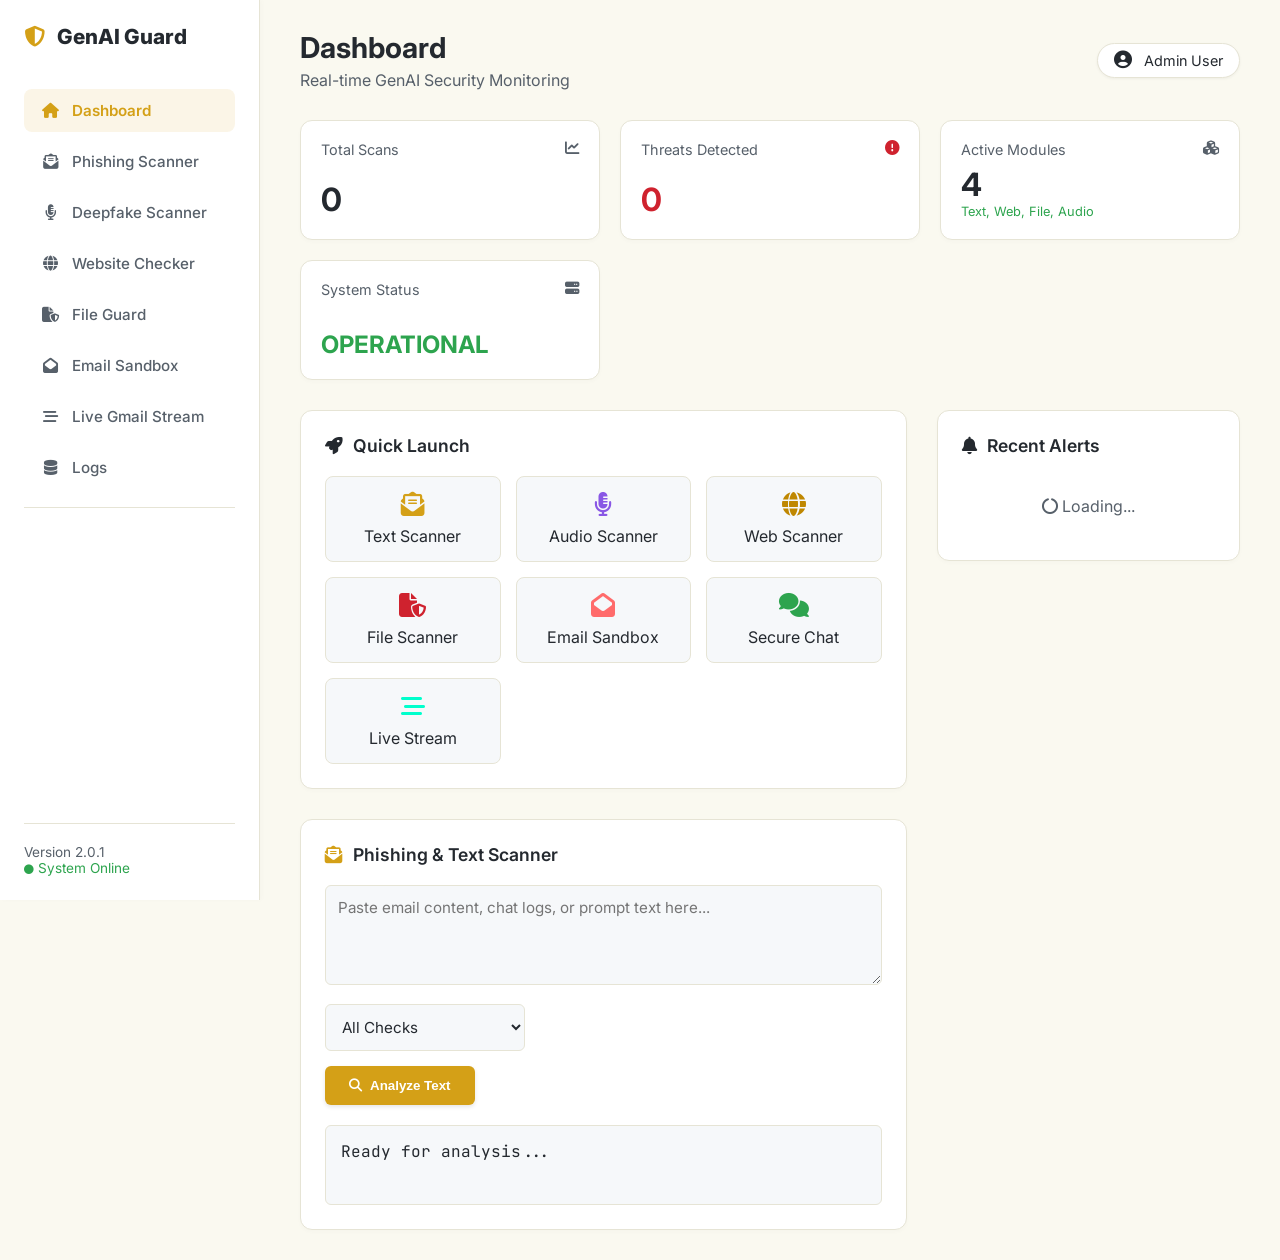
<file: app/simple_dashboard/index.html>
<!DOCTYPE html>
<html lang="en">

<head>
    <meta charset="UTF-8">
    <meta name="viewport" content="width=device-width, initial-scale=1.0">
    <title>GenAI Guard | Dashboard</title>
    <!-- Fonts -->
    <link
        href="https://fonts.googleapis.com/css2?family=JetBrains+Mono:wght@400;700&family=Inter:wght@400;600;800&display=swap"
        rel="stylesheet">
    <!-- Icons -->
    <link rel="stylesheet" href="https://cdnjs.cloudflare.com/ajax/libs/font-awesome/6.4.0/css/all.min.css">
    <!-- Styles -->
    <link rel="stylesheet" href="style.css">
</head>

<body>

    <!-- Sidebar -->
    <nav class="sidebar">
        <div class="brand">
            <i class="fas fa-shield-alt"></i> GenAI Guard
        </div>

        <div class="nav-menu">
            <a href="#" class="nav-item active" onclick="showScanner('text')"><i class="fas fa-home"></i> Dashboard</a>
            <a href="#" class="nav-item" onclick="showScanner('text')"><i class="fas fa-envelope-open-text"></i>
                Phishing Scanner</a>
            <a href="#" class="nav-item" onclick="showScanner('audio')"><i class="fas fa-microphone-lines"></i> Deepfake
                Scanner</a>
            <a href="#" class="nav-item" onclick="showScanner('web')"><i class="fas fa-globe"></i> Website Checker</a>
            <a href="#" class="nav-item" onclick="showScanner('file')"><i class="fas fa-file-shield"></i> File Guard</a>
            <a href="#" class="nav-item" onclick="showScanner('email')"><i class="fas fa-envelope-open"></i> Email Sandbox</a>
            <a href="#" class="nav-item" onclick="showScanner('gmail-stream')"><i class="fas fa-stream"></i> Live Gmail Stream</a>
            <a href="logs.html" class="nav-item"><i class="fas fa-database"></i> Logs</a>
            <div style="border-top: 1px solid var(--border-color); margin: 10px 0;"></div>

        </div>

        <div class="sidebar-footer">
            <p>Version 2.0.1</p>
            <p style="color: var(--success);"><i class="fas fa-circle" style="font-size:0.6rem"></i> System Online</p>
        </div>
    </nav>

    <!-- Main Content -->
    <main class="main-content">

        <!-- Header -->
        <header class="header">
            <div class="page-title">
                <h1>Dashboard</h1>
                <p style="color: var(--text-muted)">Real-time GenAI Security Monitoring</p>
            </div>
            <div class="user-profile">
                <i class="fas fa-user-circle fa-lg"></i>
                <span>Admin User</span>
            </div>
        </header>

        <!-- Stats Row -->
        <div class="stats-grid">
            <div class="stat-card">
                <div class="stat-header">
                    <span>Total Scans</span>
                    <i class="fas fa-chart-line"></i>
                </div>
                <div class="stat-value" id="stat-total-scans">0</div>
            </div>
            <div class="stat-card">
                <div class="stat-header">
                    <span>Threats Detected</span>
                    <i class="fas fa-exclamation-circle" style="color: var(--danger)"></i>
                </div>
                <div class="stat-value" id="stat-threats" style="color: var(--danger)">0</div>
            </div>
            <div class="stat-card">
                <div class="stat-header">
                    <span>Active Modules</span>
                    <i class="fas fa-cubes"></i>
                </div>
                <div class="stat-value">4</div>
                <div style="font-size: 0.8rem; color: var(--success)">Text, Web, File, Audio</div>
            </div>
            <div class="stat-card">
                <div class="stat-header">
                    <span>System Status</span>
                    <i class="fas fa-server"></i>
                </div>
                <div class="stat-value" style="color: var(--success); font-size: 1.5rem;">OPERATIONAL</div>
            </div>
        </div>

        <!-- Dashboard Layout -->
        <div class="dashboard-layout">

            <!-- Left Column: Quick Launch + Active Scanner -->
            <div class="column-main">

                <!-- Quick Launch -->
                <section class="quick-launch">
                    <div class="section-title">
                        <i class="fas fa-rocket"></i> Quick Launch
                    </div>
                    <div class="launch-grid">
                        <div class="launch-btn" onclick="showScanner('text')">
                            <i class="fas fa-envelope-open-text" style="color: var(--primary)"></i>
                            Text Scanner
                        </div>
                        <div class="launch-btn" onclick="showScanner('audio')">
                            <i class="fas fa-microphone-lines" style="color: var(--accent)"></i>
                            Audio Scanner
                        </div>
                        <div class="launch-btn" onclick="showScanner('web')">
                            <i class="fas fa-globe" style="color: var(--warning)"></i>
                            Web Scanner
                        </div>
                        <div class="launch-btn" onclick="showScanner('file')">
                            <i class="fas fa-file-shield" style="color: var(--danger)"></i>
                            File Scanner
                        </div>
                        <div class="launch-btn" onclick="showScanner('email')">
                            <i class="fas fa-envelope-open" style="color: #ff6b6b"></i>
                            Email Sandbox
                        </div>
                        <div class="launch-btn" onclick="showScanner('chat')">
                            <i class="fas fa-comments" style="color: var(--success)"></i>
                            Secure Chat
                        </div>
                        <div class="launch-btn" onclick="showScanner('gmail-stream')">
                            <i class="fas fa-stream" style="color: #00ffcc"></i>
                            Live Stream
                        </div>
                    </div>
                </section>

                <!-- Scanner Results Area (Dynamic Content) -->
                <section class="scanner-results-area">

                    <!-- Text Scanner Card -->
                    <div id="text-card" class="result-card active">
                        <div class="section-title">
                            <i class="fas fa-envelope-open-text" style="color: var(--primary)"></i> Phishing & Text
                            Scanner
                        </div>
                        <div class="input-group">
                            <textarea id="textInput"
                                placeholder="Paste email content, chat logs, or prompt text here..."></textarea>
                        </div>
                        <div class="input-group" style="width: 200px;">
                            <select id="textType">
                                <option value="all">All Checks</option>
                                <option value="phishing">Phishing Only</option>
                                <option value="injection">Prompt Injection</option>
                            </select>
                        </div>
                        <button class="btn-action" onclick="analyzeText()">
                            <i class="fas fa-search"></i> Analyze Text
                        </button>
                        <div id="textResult" class="result-output">Ready for analysis...</div>
                    </div>

                    <!-- Web Scanner Card -->
                    <div id="web-card" class="result-card">
                        <div class="section-title">
                            <i class="fas fa-globe" style="color: var(--warning)"></i> Website & URL Scanner
                        </div>
                        <div class="input-group">
                            <input type="text" id="urlInput" placeholder="Enter URL (e.g., http://suspicious-site.com)">
                        </div>
                        <button class="btn-action" onclick="scanWeb()">
                            <i class="fas fa-globe"></i> Scan URL
                        </button>
                        <div id="webResult" class="result-output">Ready to scan...</div>
                        <div id="webReason" class="reason-box" style="display:none; margin-top:10px; padding:12px; border-left: 4px solid var(--primary); background: var(--input-bg); border-radius: 4px; font-size: 0.9rem;"></div>
                    </div>

                    <!-- Audio Scanner Card -->
                    <div id="audio-card" class="result-card">
                        <div class="section-title">
                            <i class="fas fa-microphone-lines" style="color: var(--accent)"></i> Deepfake Audio Scanner
                        </div>
                        <div class="input-group">
                            <input type="file" id="audioInput" accept="audio/*">
                        </div>
                        <p style="font-size: 0.85rem; color: var(--text-muted); margin-bottom: 10px;">Supported formats:
                            WAV, MP3, OGG</p>
                        <button class="btn-action" onclick="scanAudio()">
                            <i class="fas fa-wave-square"></i> Analyze Audio
                        </button>
                        <div id="audioResult" class="result-output">Upload audio to analyze...</div>
                    </div>

                    <!-- File Scanner Card -->
                    <div id="file-card" class="result-card">
                        <div class="section-title">
                            <i class="fas fa-file-shield" style="color: var(--danger)"></i> File Malware Scanner
                        </div>
                        <div class="input-group">
                            <input type="file" id="fileInput">
                        </div>
                        
                        <!-- Toggle Switch for Network Access -->
                        <div style="display: flex; align-items: center; justify-content: space-between; margin-bottom: 15px; background: var(--input-bg); padding: 10px 15px; border-radius: 8px; border: 1px solid var(--border-color);">
                            <div style="display: flex; align-items: center; gap: 10px;">
                                <i class="fas fa-network-wired" style="color: var(--text-muted); font-size: 1.2rem;" id="networkIcon"></i>
                                <div>
                                    <strong id="networkLabel" style="color: var(--text-main);">Network Access: DISABLED</strong>
                                    <div style="font-size: 0.8rem; color: var(--text-muted);">Allow sandbox to access the internet</div>
                                </div>
                            </div>
                            <label class="switch" style="position: relative; display: inline-block; width: 50px; height: 28px;">
                                <input type="checkbox" id="networkToggle" style="opacity: 0; width: 0; height: 0;" onchange="toggleNetwork()">
                                <span class="slider round" style="position: absolute; cursor: pointer; top: 0; left: 0; right: 0; bottom: 0; background-color: var(--border-color); border-radius: 28px; transition: .4s;">
                                    <span style="position: absolute; height: 20px; width: 20px; left: 4px; bottom: 4px; background-color: white; border-radius: 50%; transition: .4s;"></span>
                                </span>
                            </label>
                        </div>

                        <button class="btn-action" onclick="scanFile()">
                            <i class="fas fa-bug"></i> Scan File
                        </button>
                        <div id="fileResult" class="result-output">Upload file to scan...</div>
                    </div>

                    <!-- Email Sandbox Card -->
                    <div id="email-card" class="result-card">
                        <div class="section-title">
                            <i class="fas fa-envelope-open" style="color: #ff6b6b"></i> Unified Email Sandbox
                        </div>
                        <p style="font-size: 0.9rem; margin-bottom: 15px; color: var(--text-muted)">
                            Upload an `.eml` file. The sandbox will dynamically extract text, URLs, and attachments, and route them to their respective Guards automatically.
                        </p>
                        <div class="input-group">
                            <input type="file" id="emailInput" accept=".eml">
                        </div>
                        <button class="btn-action" onclick="scanEmail()" style="background: #ff6b6b;">
                            <i class="fas fa-shield-virus"></i> Analyze Email
                        </button>
                        <div id="emailResult" class="result-output">Upload .eml to sandbox...</div>
                    </div>



                    <!-- Secure Chat Card -->
                    <div id="chat-card" class="result-card">
                        <div class="section-title">
                            <i class="fas fa-comments" style="color: var(--success)"></i> Protected AI Chat
                        </div>
                        <p style="font-size: 0.9rem; margin-bottom: 15px; color: var(--text-muted)">
                            Explore how the GenAI Guard interceptor actively protects LLM inputs. Try an adversarial prompt!
                        </p>
                        
                        <!-- Toggle Switch -->
                        <div style="display: flex; align-items: center; justify-content: space-between; margin-bottom: 15px; background: var(--input-bg); padding: 10px 15px; border-radius: 8px; border: 1px solid var(--border-color);">
                            <div style="display: flex; align-items: center; gap: 10px;">
                                <i class="fas fa-shield-alt" style="color: var(--primary); font-size: 1.2rem;" id="shieldIcon"></i>
                                <div>
                                    <strong id="shieldLabel" style="color: var(--primary);">GenAI Shield: ACTIVE</strong>
                                    <div style="font-size: 0.8rem; color: var(--text-muted);">Intercepts and scans prompts using Llama MS</div>
                                </div>
                            </div>
                            <label class="switch" style="position: relative; display: inline-block; width: 50px; height: 28px;">
                                <input type="checkbox" id="shieldToggle" checked style="opacity: 0; width: 0; height: 0;" onchange="toggleShield()">
                                <span class="slider round" style="position: absolute; cursor: pointer; top: 0; left: 0; right: 0; bottom: 0; background-color: var(--primary); border-radius: 28px; transition: .4s;">
                                    <span style="position: absolute; height: 20px; width: 20px; left: 4px; bottom: 4px; background-color: white; border-radius: 50%; transition: .4s;"></span>
                                </span>
                            </label>
                            <style>
                                input:checked + .slider { background-color: var(--primary); }
                                input:not(:checked) + .slider { background-color: var(--border-color); }
                                input:checked + .slider > span { transform: translateX(22px); }
                            </style>
                        </div>

                        <div id="chatWindow" style="background:var(--input-bg); border:1px solid var(--border-color); border-radius:8px; height:350px; padding:20px; overflow-y:auto; margin-bottom:15px; display:flex; flex-direction:column; gap:15px; transition: 0.3s border-color;">
                            <div style="align-self: flex-start; background: #fff; padding: 12px 16px; border-radius: 12px; border: 1px solid var(--border-color); max-width: 80%; line-height:1.5;">
                                <i class="fas fa-robot" style="color: var(--success); margin-right: 5px;"></i> 
                                Hello! I am a helpful AI. All my inputs are automatically monitored and intercepted by GenAI Guard to prevent malicious attacks. What can I help you with today?
                            </div>
                        </div>
                        <div style="display: flex; gap: 10px;">
                            <input type="text" id="chatInput" placeholder="Type a message or a malicious prompt..." style="flex:1;" onkeypress="if(event.key === 'Enter') sendSecureChat()">
                            <button class="btn-action" onclick="sendSecureChat()" style="background: var(--success)">
                                <i class="fas fa-paper-plane"></i> Send
                            </button>
                        </div>
                    </div>

                    <!-- Gmail Stream Card -->
                    <div id="gmail-stream-card" class="result-card">
                        <div class="section-title">
                            <i class="fas fa-stream" style="color: #00ffcc"></i> Live Gmail Stream
                        </div>
                        <p style="font-size: 0.9rem; margin-bottom: 15px; color: var(--text-muted)">
                            Real-time pipeline of background Gmail synchronization. Emails are automatically scanned and quarantined if malicious.
                        </p>
                        <div id="gmailStreamFeed" style="display: flex; flex-direction: column; gap: 15px; max-height: 600px; overflow-y: auto;">
                            <!-- Stream items injected here -->
                        </div>
                    </div>

                </section>
            </div>

            <!-- Right Column: Recent Alerts -->
            <aside class="column-alerts">
                <div class="alerts-panel">
                    <div class="section-title">
                        <i class="fas fa-bell"></i> Recent Alerts
                    </div>
                    <div id="alertsList">
                        <div style="text-align: center; color: var(--text-muted); padding: 20px;">
                            <i class="fas fa-circle-notch fa-spin"></i> Loading...
                        </div>
                    </div>
                </div>
            </aside>

        </div>
    </main>

    <script src="script.js"></script>
</body>

</html>
</file>
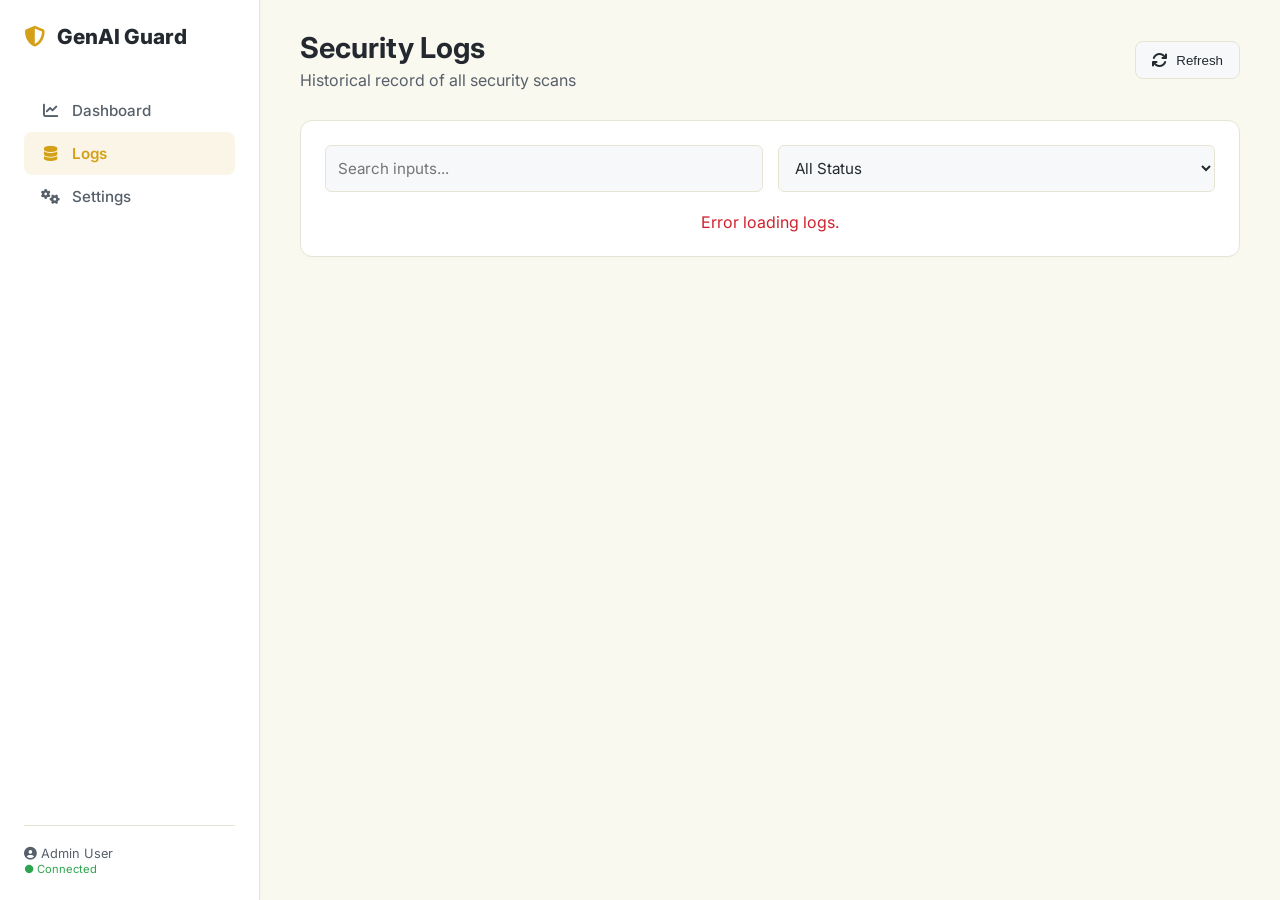
<file: app/simple_dashboard/logs.html>
<!DOCTYPE html>
<html lang="en">

<head>
    <meta charset="UTF-8">
    <meta name="viewport" content="width=device-width, initial-scale=1.0">
    <title>GenAI Guard | Logs</title>
    <!-- Fonts -->
    <link
        href="https://fonts.googleapis.com/css2?family=JetBrains+Mono:wght@400;700&family=Inter:wght@400;600;800&display=swap"
        rel="stylesheet">
    <!-- Icons -->
    <link rel="stylesheet" href="https://cdnjs.cloudflare.com/ajax/libs/font-awesome/6.4.0/css/all.min.css">
    <!-- Shared Styles -->
    <link rel="stylesheet" href="style.css">
</head>

<body>

    <!-- Sidebar -->
    <div class="sidebar">
        <div class="brand">
            <i class="fas fa-shield-alt"></i> GenAI Guard
        </div>
        <a href="/dashboard" class="nav-item"><i class="fas fa-chart-line"></i> Dashboard</a>
        <a href="#" class="nav-item active"><i class="fas fa-database"></i> Logs</a>
        <a href="settings.html" class="nav-item"><i class="fas fa-cogs"></i> Settings</a>
        <div class="sidebar-footer">
            <div style="font-size: 0.8rem; color: var(--text-muted);">
                <i class="fas fa-user-circle"></i> Admin User<br>
                <span style="color: var(--success); font-size: 0.7rem;">● Connected</span>
            </div>
        </div>
    </div>

    <!-- Main -->
    <div class="main-content">

        <div class="top-bar">
            <div>
                <h1>Security Logs</h1>
                <p style="margin: 5px 0 0; color: var(--text-muted);">Historical record of all security scans</p>
            </div>
            <button onclick="fetchHistory()" class="launch-btn"
                style="padding: 10px 16px; display: flex; align-items: center; gap: 8px;">
                <i class="fas fa-sync" style="font-size: 1rem; margin: 0;"></i> Refresh
            </button>
        </div>

        <div class="table-container">
            <div class="filter-bar">
                <input type="text" id="searchInput" placeholder="Search inputs..." onkeyup="filterLogs()">
                <select id="statusFilter" onchange="filterLogs()">
                    <option value="all">All Status</option>
                    <option value="THREAT">Threats Only</option>
                    <option value="SAFE">Safe Only</option>
                </select>
            </div>
            <div id="logContent">
                <p style="color: var(--text-muted); text-align: center;">Loading logs...</p>
            </div>
        </div>

    </div>

    <script>
        const API_BASE = "http://127.0.0.1:8000";
        let allLogs = [];

        async function fetchHistory() {
            try {
                const res = await fetch(`${API_BASE}/api/v1/history`);
                allLogs = await res.json();
                renderLogs(allLogs);
            } catch (e) {
                console.error("Error fetching history", e);
                document.getElementById("logContent").innerHTML = "<p style='color: var(--danger); text-align: center;'>Error loading logs.</p>";
            }
        }

        function renderLogs(logs) {
            const container = document.getElementById("logContent");
            if (logs.length === 0) {
                container.innerHTML = "<p style='color: var(--text-muted); text-align:center;'>No logs found.</p>";
                return;
            }

            let html = "<table class='log-table'>";
            html += `<thead><tr>
                        <th width="15%">Time</th>
                        <th width="10%">Module</th>
                        <th width="30%">Input</th>
                        <th width="10%">Score</th>
                        <th width="25%">Alerts</th>
                        <th width="10%">Status</th>
                    </tr></thead><tbody>`;

            logs.forEach(item => {
                const statusClass = item.status === "THREAT" ? "badge-danger" : "badge-safe";
                const alerts = item.alerts.length > 0 ? item.alerts.join(", ") : "-";
                // Truncate long inputs
                let inputPreview = item.input_type || '-';
                if (inputPreview.length > 50) inputPreview = inputPreview.substring(0, 50) + "...";

                html += `
                    <tr>
                        <td style="font-family:'JetBrains Mono'">${item.timestamp}</td>
                        <td><span class="module-tag">${item.module}</span></td>
                        <td style="color:var(--primary); font-family:var(--font-mono); font-size:0.9rem" title="${item.input_type}">${inputPreview}</td>
                        <td>${item.risk_score}</td>
                        <td style="font-size: 0.85rem; color: var(--danger);">${alerts}</td>
                        <td><span class="badge ${statusClass}">${item.status}</span></td>
                    </tr>
                `;
            });
            html += "</tbody></table>";
            container.innerHTML = html;
        }

        function filterLogs() {
            const search = document.getElementById("searchInput").value.toLowerCase();
            const status = document.getElementById("statusFilter").value;

            const filtered = allLogs.filter(item => {
                const matchesSearch = (item.input_type || "").toLowerCase().includes(search) ||
                    (item.module || "").toLowerCase().includes(search);
                const matchesStatus = status === "all" || item.status === status;
                return matchesSearch && matchesStatus;
            });

            renderLogs(filtered);
        }

        // Init
        fetchHistory();
    </script>
</body>

</html>
</file>
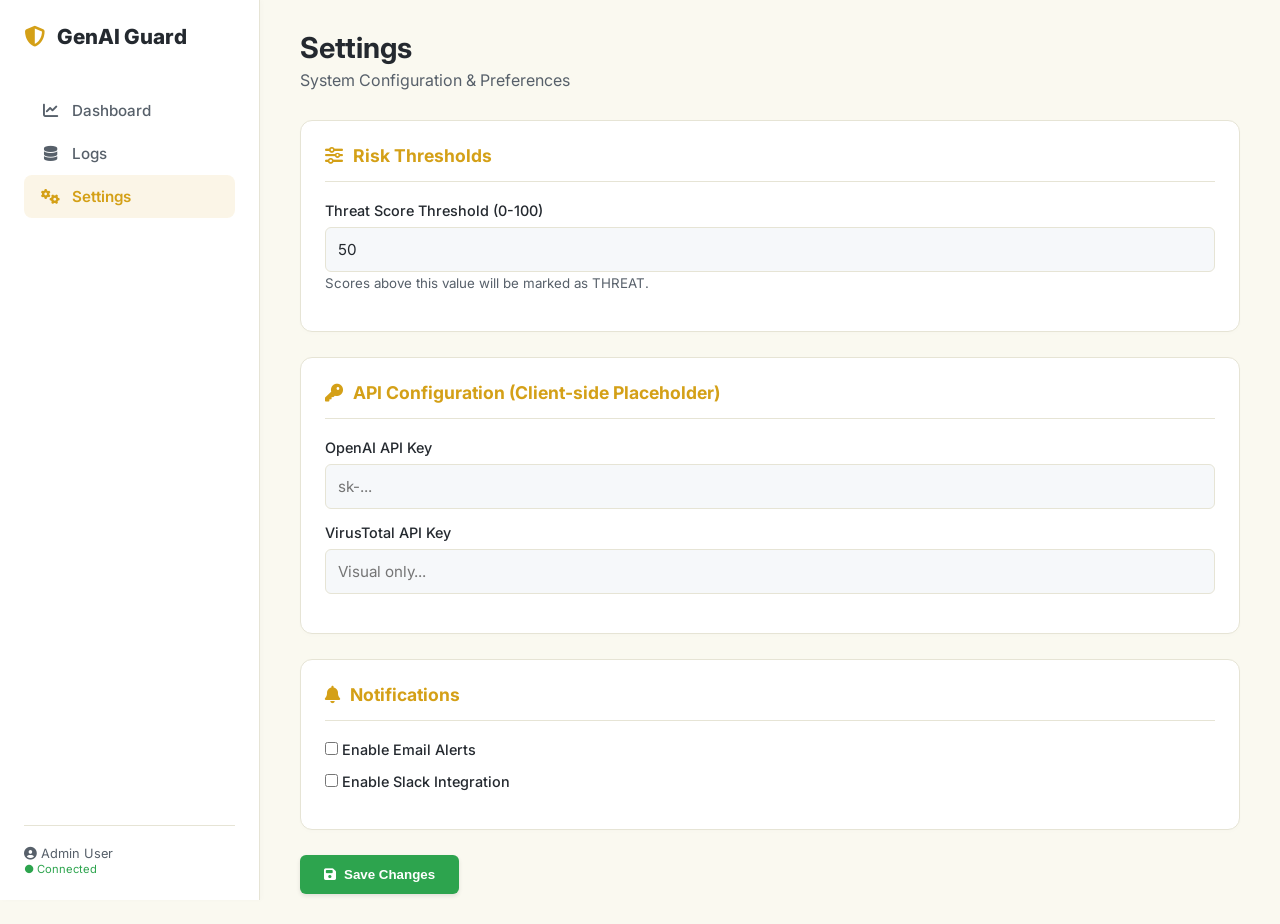
<file: app/simple_dashboard/settings.html>
<!DOCTYPE html>
<html lang="en">

<head>
    <meta charset="UTF-8">
    <meta name="viewport" content="width=device-width, initial-scale=1.0">
    <title>GenAI Guard | Settings</title>
    <!-- Fonts -->
    <link
        href="https://fonts.googleapis.com/css2?family=JetBrains+Mono:wght@400;700&family=Inter:wght@400;600;800&display=swap"
        rel="stylesheet">
    <!-- Icons -->
    <link rel="stylesheet" href="https://cdnjs.cloudflare.com/ajax/libs/font-awesome/6.4.0/css/all.min.css">
    <!-- Shared Styles -->
    <link rel="stylesheet" href="style.css">
</head>

<body>
    <!-- Sidebar -->
    <div class="sidebar">
        <div class="brand">
            <i class="fas fa-shield-alt"></i> GenAI Guard
        </div>
        <a href="/dashboard" class="nav-item"><i class="fas fa-chart-line"></i> Dashboard</a>
        <a href="logs.html" class="nav-item"><i class="fas fa-database"></i> Logs</a>
        <a href="#" class="nav-item active"><i class="fas fa-cogs"></i> Settings</a>
        <div class="sidebar-footer">
            <div style="font-size: 0.8rem; color: var(--text-muted);">
                <i class="fas fa-user-circle"></i> Admin User<br>
                <span style="color: var(--success); font-size: 0.7rem;">● Connected</span>
            </div>
        </div>
    </div>

    <!-- Main -->
    <div class="main-content">
        <div class="top-bar">
            <div>
                <h1>Settings</h1>
                <p style="margin: 5px 0 0; color: var(--text-muted);">System Configuration & Preferences</p>
            </div>
        </div>

        <div class="settings-card">
            <h3><i class="fas fa-sliders-h"></i> Risk Thresholds</h3>
            <div class="form-group">
                <label>Threat Score Threshold (0-100)</label>
                <input type="number" id="threatThreshold" placeholder="50" min="0" max="100">
                <small>Scores above this value will be marked as THREAT.</small>
            </div>
        </div>

        <div class="settings-card">
            <h3><i class="fas fa-key"></i> API Configuration (Client-side Placeholder)</h3>
            <div class="form-group">
                <label>OpenAI API Key</label>
                <input type="password" id="openaiKey" placeholder="sk-...">
            </div>
            <div class="form-group">
                <label>VirusTotal API Key</label>
                <input type="password" id="vtKey" placeholder="Visual only...">
            </div>
        </div>

        <div class="settings-card">
            <h3><i class="fas fa-bell"></i> Notifications</h3>
            <div class="form-group">
                <label>
                    <input type="checkbox" id="emailAlerts"> Enable Email Alerts
                </label>
            </div>
            <div class="form-group">
                <label>
                    <input type="checkbox" id="slackAlerts"> Enable Slack Integration
                </label>
            </div>
        </div>

        <button class="btn-save" onclick="saveSettings()"><i class="fas fa-save"></i> Save Changes</button>
    </div>

    <div id="toast" class="toast">Settings Saved Successfully!</div>

    <script>
        // Load Settings
        window.onload = function () {
            const threshold = localStorage.getItem('threatThreshold') || 50;
            document.getElementById('threatThreshold').value = threshold;

            document.getElementById('emailAlerts').checked = localStorage.getItem('emailAlerts') === 'true';
            document.getElementById('slackAlerts').checked = localStorage.getItem('slackAlerts') === 'true';
        };

        function saveSettings() {
            const threshold = document.getElementById('threatThreshold').value;
            const email = document.getElementById('emailAlerts').checked;
            const slack = document.getElementById('slackAlerts').checked;

            localStorage.setItem('threatThreshold', threshold);
            localStorage.setItem('emailAlerts', email);
            localStorage.setItem('slackAlerts', slack);

            // Show Toast
            const toast = document.getElementById('toast');
            toast.style.display = 'block';
            setTimeout(() => { toast.style.display = 'none'; }, 3000);
        }
    </script>
</body>

</html>
</file>
<file: app/simple_dashboard/style.css>
:root {
    --bg-dark: #faf9f0;
    /* Light Cream Background */
    --bg-panel: #ffffff;
    /* White Panels */
    --border-color: #e6e4d5;
    /* Soft Beige Border */
    --primary: #d4a017;
    /* Gold/Ochre Accent */
    --primary-dim: rgba(212, 160, 23, 0.1);
    --success: #2da44e;
    --danger: #cf222e;
    --warning: #bf8700;
    --text-main: #24292f;
    /* Dark Text */
    --text-muted: #57606a;
    /* Medium Gray Text */
    --accent: #8957e5;
    /* Purple remains for AI concept */
    --input-bg: #f6f8fa;
    /* Light Gray Input Background */
    --font-main: 'Inter', sans-serif;
    --font-mono: 'JetBrains Mono', monospace;
}

* {
    box-sizing: border-box;
    margin: 0;
    padding: 0;
}

body {
    font-family: var(--font-main);
    background-color: var(--bg-dark);
    color: var(--text-main);
    display: flex;
    min-height: 100vh;
}

/* Sidebar */
.sidebar {
    width: 260px;
    background: var(--bg-panel);
    border-right: 1px solid var(--border-color);
    display: flex;
    flex-direction: column;
    padding: 24px;
    position: fixed;
    height: 100vh;
    overflow-y: auto;
    box-shadow: 2px 0 5px rgba(0, 0, 0, 0.02);
}

.brand {
    font-size: 1.3rem;
    font-weight: 800;
    color: var(--text-main);
    margin-bottom: 40px;
    display: flex;
    align-items: center;
    gap: 12px;
}

.brand i {
    color: var(--primary);
}

.nav-menu {
    display: flex;
    flex-direction: column;
    gap: 8px;
}

.nav-item {
    padding: 12px 16px;
    border-radius: 8px;
    color: var(--text-muted);
    text-decoration: none;
    transition: all 0.2s;
    display: flex;
    align-items: center;
    gap: 12px;
    font-size: 0.95rem;
    font-weight: 500;
}

.nav-item:hover,
.nav-item.active {
    background: var(--primary-dim);
    color: var(--primary);
    font-weight: 600;
}

.nav-item i {
    width: 20px;
    text-align: center;
}

.sidebar-footer {
    margin-top: auto;
    padding-top: 20px;
    border-top: 1px solid var(--border-color);
    font-size: 0.85rem;
    color: var(--text-muted);
}

/* Main Content */
.main-content {
    flex: 1;
    margin-left: 260px;
    padding: 30px 40px;
    max-width: 1600px;
}

/* Header */
.top-bar,
.header {
    display: flex;
    justify-content: space-between;
    align-items: center;
    margin-bottom: 30px;
}

h1 {
    font-size: 1.8rem;
    color: var(--text-main);
    margin-bottom: 5px;
}

.page-title h1 {
    margin-bottom: 5px;
}

.user-profile {
    display: flex;
    align-items: center;
    gap: 12px;
    padding: 8px 16px;
    background: var(--bg-panel);
    border: 1px solid var(--border-color);
    border-radius: 20px;
    font-size: 0.9rem;
    box-shadow: 0 1px 3px rgba(0, 0, 0, 0.05);
}

/* Stats Row */
.stats-grid {
    display: grid;
    grid-template-columns: repeat(auto-fit, minmax(240px, 1fr));
    gap: 20px;
    margin-bottom: 30px;
}

.stat-card {
    background: var(--bg-panel);
    border: 1px solid var(--border-color);
    border-radius: 12px;
    padding: 20px;
    display: flex;
    flex-direction: column;
    justify-content: space-between;
    height: 120px;
    /* Fixed height for consistency */
    box-shadow: 0 2px 4px rgba(0, 0, 0, 0.02);
}

.stat-header {
    display: flex;
    justify-content: space-between;
    align-items: start;
    font-size: 0.9rem;
    color: var(--text-muted);
}

.stat-value {
    font-size: 2rem;
    font-weight: 700;
    color: var(--text-main);
    /* Changed from white to dark */
    margin-top: auto;
}

/* Dashboard Layout (Quick Launch + Scanners + Alerts) */
.dashboard-layout {
    display: grid;
    grid-template-columns: 2fr 1fr;
    /* Main area vs Alerts panel */
    gap: 30px;
}

.column-main {
    display: flex;
    flex-direction: column;
    gap: 30px;
}

/* Quick Launch */
.quick-launch {
    background: var(--bg-panel);
    border: 1px solid var(--border-color);
    border-radius: 12px;
    padding: 24px;
    box-shadow: 0 2px 4px rgba(0, 0, 0, 0.02);
}

.section-title {
    font-size: 1.1rem;
    font-weight: 600;
    margin-bottom: 20px;
    color: var(--text-main);
    display: flex;
    align-items: center;
    gap: 10px;
}

.launch-grid {
    display: grid;
    grid-template-columns: repeat(auto-fit, minmax(140px, 1fr));
    gap: 15px;
}

.launch-btn {
    background: var(--input-bg);
    border: 1px solid var(--border-color);
    border-radius: 8px;
    padding: 15px;
    text-align: center;
    cursor: pointer;
    transition: all 0.2s;
    color: var(--text-main);
}

.launch-btn:hover {
    border-color: var(--primary);
    transform: translateY(-2px);
    color: var(--primary);
    background: #fff;
    box-shadow: 0 2px 8px rgba(0, 0, 0, 0.05);
}

.launch-btn i {
    font-size: 1.5rem;
    margin-bottom: 10px;
    display: block;
}

/* Scanner Results Area */
.scanner-results-area {
    display: flex;
    flex-direction: column;
    gap: 20px;
}

.result-card {
    background: var(--bg-panel);
    border: 1px solid var(--border-color);
    border-radius: 12px;
    padding: 24px;
    display: none;
    /* Hidden by default until activated */
    box-shadow: 0 2px 4px rgba(0, 0, 0, 0.02);
}

.result-card.active {
    display: block;
    animation: fadeIn 0.3s ease-in-out;
}

@keyframes fadeIn {
    from {
        opacity: 0;
        transform: translateY(10px);
    }

    to {
        opacity: 1;
        transform: translateY(0);
    }
}

/* Inputs */
.input-group,
.form-group {
    margin-bottom: 15px;
}

input[type="text"],
input[type="url"],
input[type="password"],
input[type="number"],
select,
textarea {
    width: 100%;
    background: var(--input-bg);
    /* Lighter background for inputs */
    border: 1px solid var(--border-color);
    color: var(--text-main);
    /* Dark text */
    padding: 12px;
    border-radius: 6px;
    font-family: var(--font-main);
    font-size: 0.95rem;
}

textarea {
    min-height: 100px;
    resize: vertical;
}

input:focus,
select:focus,
textarea:focus {
    outline: none;
    border-color: var(--primary);
    background: #fff;
}

.btn-action,
.btn-save {
    background: var(--primary);
    color: white;
    border: none;
    padding: 12px 24px;
    border-radius: 6px;
    font-weight: 600;
    cursor: pointer;
    display: inline-flex;
    align-items: center;
    gap: 8px;
    transition: all 0.2s;
    box-shadow: 0 2px 4px rgba(0, 0, 0, 0.1);
}

.btn-save {
    background: var(--success);
}

.btn-action:hover,
.btn-save:hover {
    opacity: 0.9;
    transform: translateY(-1px);
    box-shadow: 0 4px 8px rgba(0, 0, 0, 0.15);
}

.result-output {
    margin-top: 20px;
    background: var(--input-bg);
    border: 1px solid var(--border-color);
    border-radius: 6px;
    padding: 15px;
    font-family: var(--font-mono);
    min-height: 80px;
    color: var(--text-main);
}

/* Alerts Sidebar */
.alerts-panel {
    background: var(--bg-panel);
    border: 1px solid var(--border-color);
    border-radius: 12px;
    padding: 24px;
    height: fit-content;
    max-height: 800px;
    overflow-y: auto;
    box-shadow: 0 2px 4px rgba(0, 0, 0, 0.02);
}

.alert-item {
    padding: 12px;
    border-bottom: 1px solid var(--border-color);
    font-size: 0.9rem;
}

.alert-item:last-child {
    border-bottom: none;
}

.alert-header {
    display: flex;
    justify-content: space-between;
    margin-bottom: 4px;
}

.alert-time {
    font-family: var(--font-mono);
    font-size: 0.75rem;
    color: var(--text-muted);
}

.alert-module {
    font-weight: 600;
    font-size: 0.8rem;
    padding: 2px 6px;
    border-radius: 4px;
    background: var(--input-bg);
    border: 1px solid var(--border-color);
}

/* Badges */
.badge {
    padding: 4px 8px;
    border-radius: 4px;
    font-weight: 700;
    font-size: 0.75rem;
    text-transform: uppercase;
}

.badge-danger {
    background: #ffebe9;
    color: #cf222e;
    border: 1px solid #ff818266;
}

.badge-safe {
    background: #dafbe1;
    color: #1a7f37;
    border: 1px solid #4ac26b66;
}

.badge-warn {
    background: #fff8c5;
    color: #9a6700;
    border: 1px solid #d4a72c66;
}

.module-tag {
    background: var(--input-bg);
    padding: 3px 8px;
    border-radius: 12px;
    font-size: 0.8rem;
    color: var(--text-muted);
    border: 1px solid var(--border-color);
}


/* Sandbox specifics */
.sandbox-link {
    display: inline-block;
    margin-top: 10px;
    text-decoration: none;
}

.btn-sandbox {
    background: linear-gradient(45deg, #8a2be2, #4a148c);
    border: 1px solid #8a2be2;
    color: white;
}

/* LOGS PAGE: Tables */
.table-container {
    background: var(--bg-panel);
    border: 1px solid var(--border-color);
    border-radius: 12px;
    padding: 24px;
    overflow: hidden;
    box-shadow: 0 2px 4px rgba(0, 0, 0, 0.01);
}

table {
    width: 100%;
    border-collapse: collapse;
}

th {
    text-align: left;
    color: var(--text-muted);
    font-weight: 600;
    padding-bottom: 15px;
    border-bottom: 1px solid var(--border-color);
    font-size: 0.85rem;
    text-transform: uppercase;
    letter-spacing: 0.5px;
}

td {
    padding: 15px 0;
    border-bottom: 1px solid var(--border-color);
    color: var(--text-main);
    font-size: 0.95rem;
}

tr:last-child td {
    border-bottom: none;
}

/* SETTINGS PAGE: Cards */
.settings-card {
    background: var(--bg-panel);
    border: 1px solid var(--border-color);
    border-radius: 12px;
    padding: 24px;
    margin-bottom: 25px;
    box-shadow: 0 2px 4px rgba(0, 0, 0, 0.01);
}

.settings-card h3 {
    margin-top: 0;
    border-bottom: 1px solid var(--border-color);
    padding-bottom: 15px;
    margin-bottom: 20px;
    color: var(--primary);
    font-size: 1.1rem;
    display: flex;
    align-items: center;
    gap: 10px;
}

label {
    display: block;
    margin-bottom: 8px;
    color: var(--text-main);
    font-weight: 500;
    font-size: 0.9rem;
}

small {
    color: var(--text-muted) !important;
}

.toast {
    position: fixed;
    bottom: 20px;
    right: 20px;
    background: var(--success);
    color: white;
    padding: 15px 25px;
    border-radius: 6px;
    display: none;
    animation: slideIn 0.3s;
    box-shadow: 0 4px 12px rgba(0, 0, 0, 0.15);
}

@keyframes slideIn {
    from {
        transform: translateX(100%);
    }

    to {
        transform: translateX(0);
    }
}

.filter-bar {
    display: flex;
    gap: 15px;
    margin-bottom: 20px;
}
</file>
